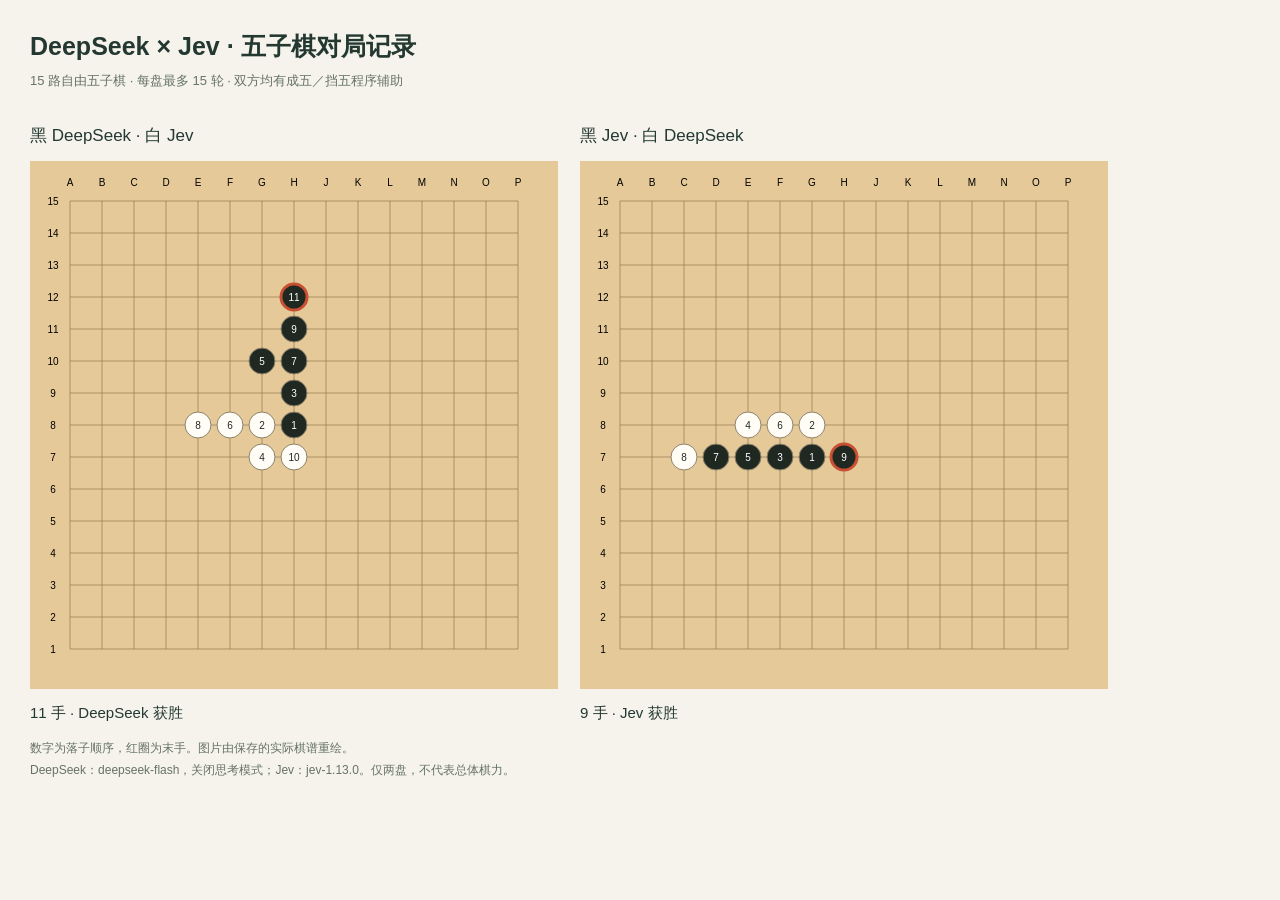
<file: evidence/gomoku-20260930-run2/boards.html>
<!doctype html><meta charset="utf-8"><style>body{margin:0;padding:30px;background:#f5f3eb;color:#243832;font-family:Arial,'Noto Sans CJK SC',sans-serif}h1{font-size:25px;margin:0 0 9px}header p{font-size:13px;color:#677367;margin:0 0 20px}.boards{display:flex;gap:22px}section{width:528px}h2{font-size:17px;font-weight:500}svg{display:block;width:528px;background:#e6c998}section p{font-size:15px}footer{font-size:12px;color:#677367;line-height:1.8}</style><header><h1>DeepSeek × Jev · 五子棋对局记录</h1><p>15 路自由五子棋 · 每盘最多 15 轮 · 双方均有成五／挡五程序辅助</p></header><div class="boards"><section><h2>黑 DeepSeek · 白 Jev</h2><svg viewBox="0 0 528 528"><path d="M40 40H488 M40 40V488" stroke="#937951" stroke-width=".7"/><text x="40" y="25" text-anchor="middle" font-size="10">A</text><text x="23" y="44" text-anchor="middle" font-size="10">15</text><path d="M40 72H488 M72 40V488" stroke="#937951" stroke-width=".7"/><text x="72" y="25" text-anchor="middle" font-size="10">B</text><text x="23" y="76" text-anchor="middle" font-size="10">14</text><path d="M40 104H488 M104 40V488" stroke="#937951" stroke-width=".7"/><text x="104" y="25" text-anchor="middle" font-size="10">C</text><text x="23" y="108" text-anchor="middle" font-size="10">13</text><path d="M40 136H488 M136 40V488" stroke="#937951" stroke-width=".7"/><text x="136" y="25" text-anchor="middle" font-size="10">D</text><text x="23" y="140" text-anchor="middle" font-size="10">12</text><path d="M40 168H488 M168 40V488" stroke="#937951" stroke-width=".7"/><text x="168" y="25" text-anchor="middle" font-size="10">E</text><text x="23" y="172" text-anchor="middle" font-size="10">11</text><path d="M40 200H488 M200 40V488" stroke="#937951" stroke-width=".7"/><text x="200" y="25" text-anchor="middle" font-size="10">F</text><text x="23" y="204" text-anchor="middle" font-size="10">10</text><path d="M40 232H488 M232 40V488" stroke="#937951" stroke-width=".7"/><text x="232" y="25" text-anchor="middle" font-size="10">G</text><text x="23" y="236" text-anchor="middle" font-size="10">9</text><path d="M40 264H488 M264 40V488" stroke="#937951" stroke-width=".7"/><text x="264" y="25" text-anchor="middle" font-size="10">H</text><text x="23" y="268" text-anchor="middle" font-size="10">8</text><path d="M40 296H488 M296 40V488" stroke="#937951" stroke-width=".7"/><text x="296" y="25" text-anchor="middle" font-size="10">J</text><text x="23" y="300" text-anchor="middle" font-size="10">7</text><path d="M40 328H488 M328 40V488" stroke="#937951" stroke-width=".7"/><text x="328" y="25" text-anchor="middle" font-size="10">K</text><text x="23" y="332" text-anchor="middle" font-size="10">6</text><path d="M40 360H488 M360 40V488" stroke="#937951" stroke-width=".7"/><text x="360" y="25" text-anchor="middle" font-size="10">L</text><text x="23" y="364" text-anchor="middle" font-size="10">5</text><path d="M40 392H488 M392 40V488" stroke="#937951" stroke-width=".7"/><text x="392" y="25" text-anchor="middle" font-size="10">M</text><text x="23" y="396" text-anchor="middle" font-size="10">4</text><path d="M40 424H488 M424 40V488" stroke="#937951" stroke-width=".7"/><text x="424" y="25" text-anchor="middle" font-size="10">N</text><text x="23" y="428" text-anchor="middle" font-size="10">3</text><path d="M40 456H488 M456 40V488" stroke="#937951" stroke-width=".7"/><text x="456" y="25" text-anchor="middle" font-size="10">O</text><text x="23" y="460" text-anchor="middle" font-size="10">2</text><path d="M40 488H488 M488 40V488" stroke="#937951" stroke-width=".7"/><text x="488" y="25" text-anchor="middle" font-size="10">P</text><text x="23" y="492" text-anchor="middle" font-size="10">1</text><circle cx="264" cy="264" r="13" fill="#202822" stroke="#8d836d" stroke-width="1"/><text x="264" y="268" text-anchor="middle" fill="#fff" font-family="sans-serif" font-size="10">1</text><circle cx="232" cy="264" r="13" fill="#fffdf5" stroke="#8d836d" stroke-width="1"/><text x="232" y="268" text-anchor="middle" fill="#202822" font-family="sans-serif" font-size="10">2</text><circle cx="264" cy="232" r="13" fill="#202822" stroke="#8d836d" stroke-width="1"/><text x="264" y="236" text-anchor="middle" fill="#fff" font-family="sans-serif" font-size="10">3</text><circle cx="232" cy="296" r="13" fill="#fffdf5" stroke="#8d836d" stroke-width="1"/><text x="232" y="300" text-anchor="middle" fill="#202822" font-family="sans-serif" font-size="10">4</text><circle cx="232" cy="200" r="13" fill="#202822" stroke="#8d836d" stroke-width="1"/><text x="232" y="204" text-anchor="middle" fill="#fff" font-family="sans-serif" font-size="10">5</text><circle cx="200" cy="264" r="13" fill="#fffdf5" stroke="#8d836d" stroke-width="1"/><text x="200" y="268" text-anchor="middle" fill="#202822" font-family="sans-serif" font-size="10">6</text><circle cx="264" cy="200" r="13" fill="#202822" stroke="#8d836d" stroke-width="1"/><text x="264" y="204" text-anchor="middle" fill="#fff" font-family="sans-serif" font-size="10">7</text><circle cx="168" cy="264" r="13" fill="#fffdf5" stroke="#8d836d" stroke-width="1"/><text x="168" y="268" text-anchor="middle" fill="#202822" font-family="sans-serif" font-size="10">8</text><circle cx="264" cy="168" r="13" fill="#202822" stroke="#8d836d" stroke-width="1"/><text x="264" y="172" text-anchor="middle" fill="#fff" font-family="sans-serif" font-size="10">9</text><circle cx="264" cy="296" r="13" fill="#fffdf5" stroke="#8d836d" stroke-width="1"/><text x="264" y="300" text-anchor="middle" fill="#202822" font-family="sans-serif" font-size="10">10</text><circle cx="264" cy="136" r="13" fill="#202822" stroke="#c74f32" stroke-width="3"/><text x="264" y="140" text-anchor="middle" fill="#fff" font-family="sans-serif" font-size="10">11</text></svg><p>11 手 · DeepSeek 获胜</p></section><section><h2>黑 Jev · 白 DeepSeek</h2><svg viewBox="0 0 528 528"><path d="M40 40H488 M40 40V488" stroke="#937951" stroke-width=".7"/><text x="40" y="25" text-anchor="middle" font-size="10">A</text><text x="23" y="44" text-anchor="middle" font-size="10">15</text><path d="M40 72H488 M72 40V488" stroke="#937951" stroke-width=".7"/><text x="72" y="25" text-anchor="middle" font-size="10">B</text><text x="23" y="76" text-anchor="middle" font-size="10">14</text><path d="M40 104H488 M104 40V488" stroke="#937951" stroke-width=".7"/><text x="104" y="25" text-anchor="middle" font-size="10">C</text><text x="23" y="108" text-anchor="middle" font-size="10">13</text><path d="M40 136H488 M136 40V488" stroke="#937951" stroke-width=".7"/><text x="136" y="25" text-anchor="middle" font-size="10">D</text><text x="23" y="140" text-anchor="middle" font-size="10">12</text><path d="M40 168H488 M168 40V488" stroke="#937951" stroke-width=".7"/><text x="168" y="25" text-anchor="middle" font-size="10">E</text><text x="23" y="172" text-anchor="middle" font-size="10">11</text><path d="M40 200H488 M200 40V488" stroke="#937951" stroke-width=".7"/><text x="200" y="25" text-anchor="middle" font-size="10">F</text><text x="23" y="204" text-anchor="middle" font-size="10">10</text><path d="M40 232H488 M232 40V488" stroke="#937951" stroke-width=".7"/><text x="232" y="25" text-anchor="middle" font-size="10">G</text><text x="23" y="236" text-anchor="middle" font-size="10">9</text><path d="M40 264H488 M264 40V488" stroke="#937951" stroke-width=".7"/><text x="264" y="25" text-anchor="middle" font-size="10">H</text><text x="23" y="268" text-anchor="middle" font-size="10">8</text><path d="M40 296H488 M296 40V488" stroke="#937951" stroke-width=".7"/><text x="296" y="25" text-anchor="middle" font-size="10">J</text><text x="23" y="300" text-anchor="middle" font-size="10">7</text><path d="M40 328H488 M328 40V488" stroke="#937951" stroke-width=".7"/><text x="328" y="25" text-anchor="middle" font-size="10">K</text><text x="23" y="332" text-anchor="middle" font-size="10">6</text><path d="M40 360H488 M360 40V488" stroke="#937951" stroke-width=".7"/><text x="360" y="25" text-anchor="middle" font-size="10">L</text><text x="23" y="364" text-anchor="middle" font-size="10">5</text><path d="M40 392H488 M392 40V488" stroke="#937951" stroke-width=".7"/><text x="392" y="25" text-anchor="middle" font-size="10">M</text><text x="23" y="396" text-anchor="middle" font-size="10">4</text><path d="M40 424H488 M424 40V488" stroke="#937951" stroke-width=".7"/><text x="424" y="25" text-anchor="middle" font-size="10">N</text><text x="23" y="428" text-anchor="middle" font-size="10">3</text><path d="M40 456H488 M456 40V488" stroke="#937951" stroke-width=".7"/><text x="456" y="25" text-anchor="middle" font-size="10">O</text><text x="23" y="460" text-anchor="middle" font-size="10">2</text><path d="M40 488H488 M488 40V488" stroke="#937951" stroke-width=".7"/><text x="488" y="25" text-anchor="middle" font-size="10">P</text><text x="23" y="492" text-anchor="middle" font-size="10">1</text><circle cx="232" cy="296" r="13" fill="#202822" stroke="#8d836d" stroke-width="1"/><text x="232" y="300" text-anchor="middle" fill="#fff" font-family="sans-serif" font-size="10">1</text><circle cx="232" cy="264" r="13" fill="#fffdf5" stroke="#8d836d" stroke-width="1"/><text x="232" y="268" text-anchor="middle" fill="#202822" font-family="sans-serif" font-size="10">2</text><circle cx="200" cy="296" r="13" fill="#202822" stroke="#8d836d" stroke-width="1"/><text x="200" y="300" text-anchor="middle" fill="#fff" font-family="sans-serif" font-size="10">3</text><circle cx="168" cy="264" r="13" fill="#fffdf5" stroke="#8d836d" stroke-width="1"/><text x="168" y="268" text-anchor="middle" fill="#202822" font-family="sans-serif" font-size="10">4</text><circle cx="168" cy="296" r="13" fill="#202822" stroke="#8d836d" stroke-width="1"/><text x="168" y="300" text-anchor="middle" fill="#fff" font-family="sans-serif" font-size="10">5</text><circle cx="200" cy="264" r="13" fill="#fffdf5" stroke="#8d836d" stroke-width="1"/><text x="200" y="268" text-anchor="middle" fill="#202822" font-family="sans-serif" font-size="10">6</text><circle cx="136" cy="296" r="13" fill="#202822" stroke="#8d836d" stroke-width="1"/><text x="136" y="300" text-anchor="middle" fill="#fff" font-family="sans-serif" font-size="10">7</text><circle cx="104" cy="296" r="13" fill="#fffdf5" stroke="#8d836d" stroke-width="1"/><text x="104" y="300" text-anchor="middle" fill="#202822" font-family="sans-serif" font-size="10">8</text><circle cx="264" cy="296" r="13" fill="#202822" stroke="#c74f32" stroke-width="3"/><text x="264" y="300" text-anchor="middle" fill="#fff" font-family="sans-serif" font-size="10">9</text></svg><p>9 手 · Jev 获胜</p></section></div><footer>数字为落子顺序，红圈为末手。图片由保存的实际棋谱重绘。<br>DeepSeek：deepseek-flash，关闭思考模式；Jev：jev-1.13.0。仅两盘，不代表总体棋力。</footer>
</file>
